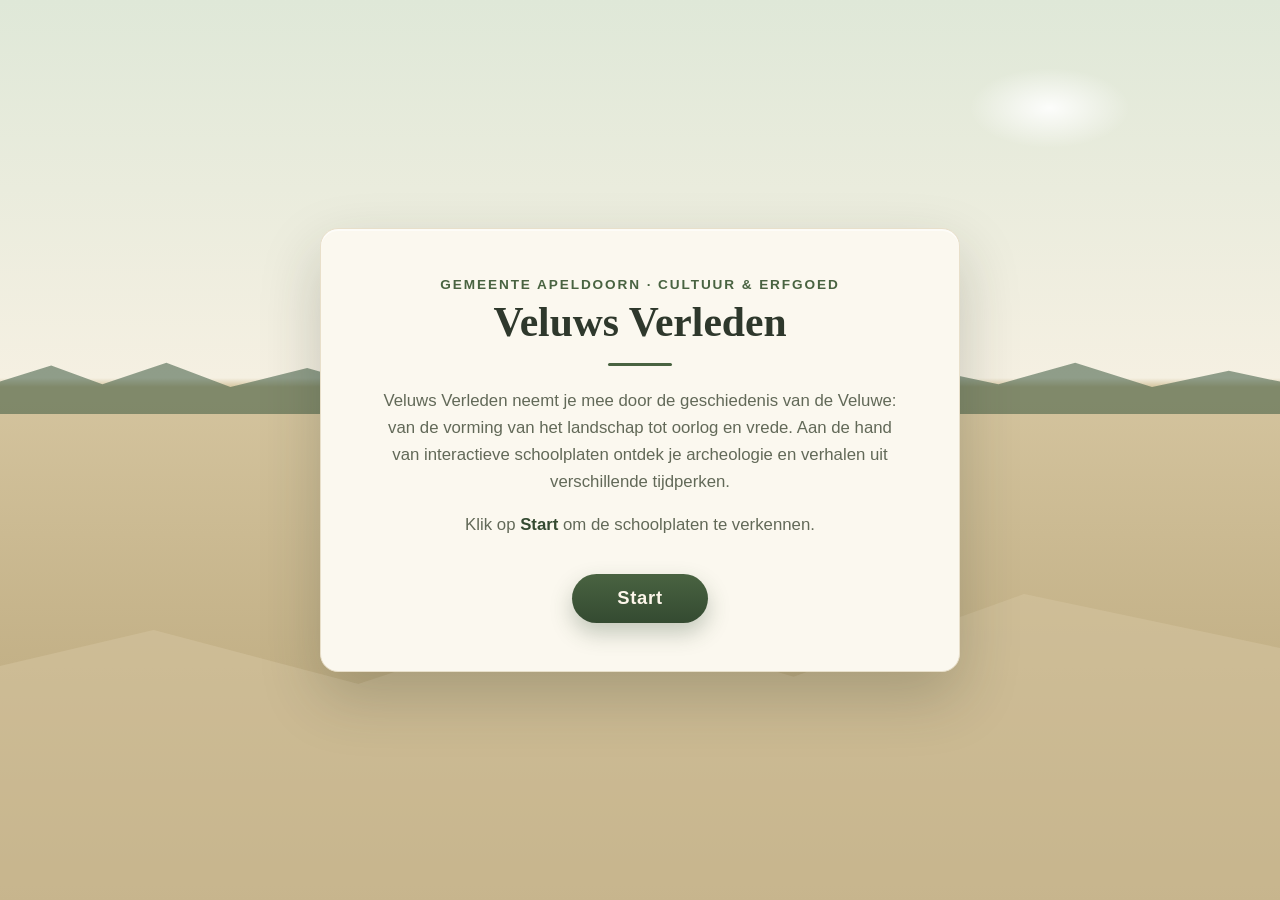
<file: VeluwsVerleden/index.html>
<!DOCTYPE html>
<html lang="nl">
<head>
  <meta charset="UTF-8">
  <meta name="viewport" content="width=device-width, initial-scale=1.0">
  <title>Veluws Verleden</title>
  <link rel="stylesheet" href="css/style.css">
</head>
<body>

  <main class="start-screen">
    <div class="intro-card">
      <p class="eyebrow">Gemeente Apeldoorn &middot; Cultuur &amp; Erfgoed</p>
      <h1>Veluws Verleden</h1>

      <div class="intro-text">
        <p>Veluws Verleden neemt je mee door de geschiedenis van de Veluwe: van de vorming
          van het landschap tot oorlog en vrede. Aan de hand van interactieve schoolplaten
          ontdek je archeologie en verhalen uit verschillende tijdperken.</p>
        <p>Klik op <strong>Start</strong> om de schoolplaten te verkennen.</p>
      </div>

      <button type="button" id="start-btn" class="start-btn">Start</button>
    </div>
  </main>

  <script src="js/main.js"></script>
</body>
</html>
</file>
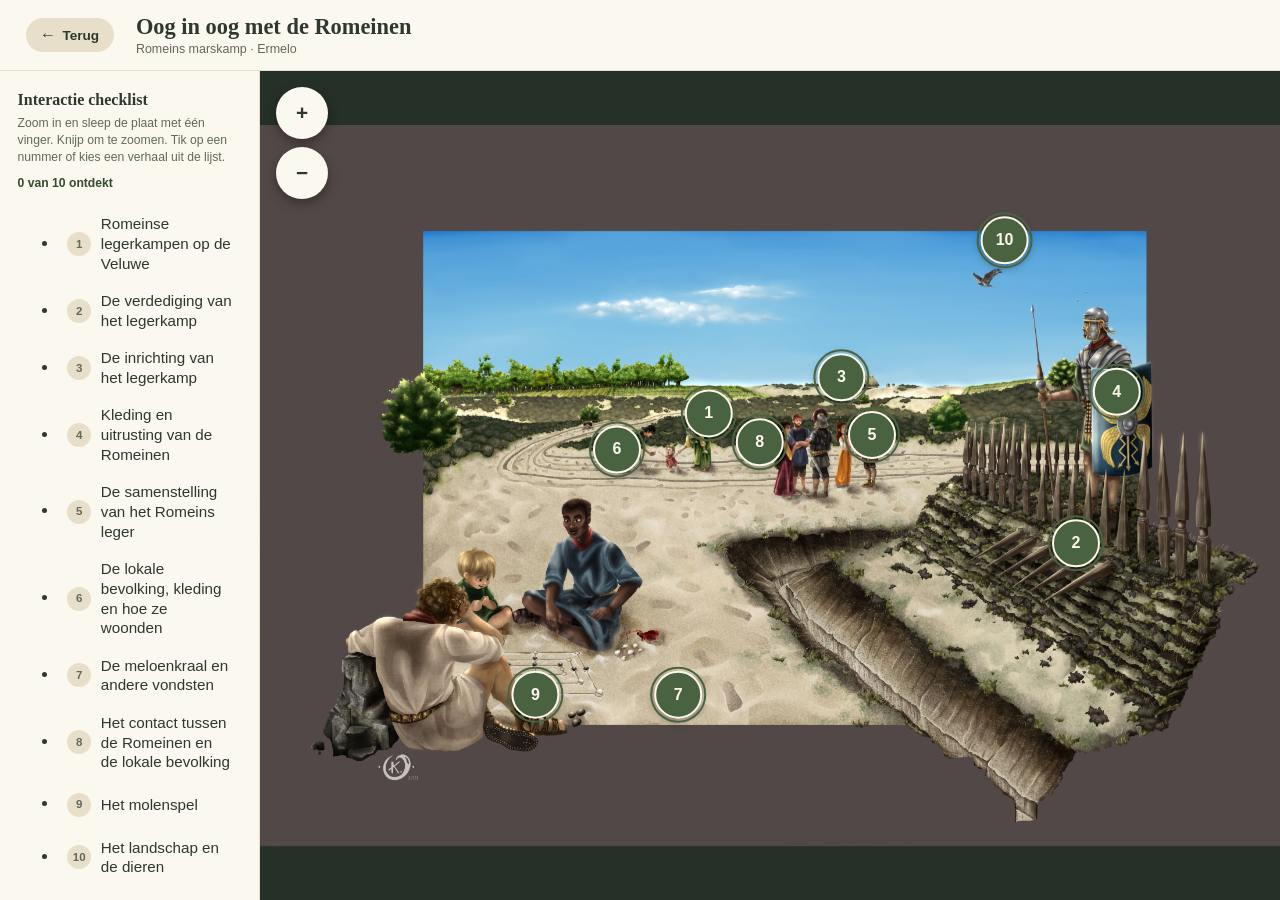
<file: VeluwsVerleden/plaat3.html>
<!DOCTYPE html>
<html lang="nl">
<head>
  <meta charset="UTF-8">
  <meta name="viewport" content="width=device-width, initial-scale=1.0">
  <title>Veluws Verleden — Oog in oog met de Romeinen</title>
  <link rel="stylesheet" href="css/style.css">
</head>
<body>

  <main class="viewer-page">
    <header class="viewer-header">
      <a href="platen.html" class="terug-btn">
        <span class="terug-pijl" aria-hidden="true">&larr;</span> Terug
      </a>
      <div class="viewer-titel">
        <h1>Oog in oog met de Romeinen</h1>
        <p class="viewer-sub">Romeins marskamp &middot; Ermelo</p>
      </div>
    </header>

    <div class="viewer-body" id="viewer-body">
      <aside class="poi-checklist">
        <h2>Interactie checklist</h2>
        <p class="poi-checklist-hint">Zoom in en sleep de plaat met één vinger. Knijp om te zoomen. Tik op een nummer of kies een verhaal uit de lijst.</p>
        <p class="poi-checklist-voortgang" id="poi-checklist-voortgang"></p>
        <ul id="poi-checklist-list"></ul>
      </aside>

      <div class="viewer-stage">
        <div class="viewer-controls">
          <button type="button" id="zoom-in" aria-label="Inzoomen">+</button>
          <button type="button" id="zoom-out" aria-label="Uitzoomen">&minus;</button>
        </div>

        <p class="viewer-loading" id="viewer-loading">Plaat wordt geladen&hellip;</p>
        <p class="viewer-loading-scherp" id="viewer-loading-scherp" hidden>Scherpe versie laden&hellip;</p>

        <div class="viewer-canvas" id="viewer-canvas">
          <div class="viewer-transform" id="viewer-transform">
            <img
              id="viewer-image"
              src="assets/images/plaat-03-lowres.jpg"
              data-full="assets/images/ROM_ABV_KLEUR_DEF.jpg"
              alt="Schoolplaat: Oog in oog met de Romeinen, een Romeins marskamp op de Veluwe">
          </div>
        </div>

        <div class="poi-markers" id="poi-markers"></div>
      </div>
    </div>

    <div class="viewer-error" id="viewer-error" hidden>
      <p>De gegevens van deze schoolplaat konden niet worden geladen.</p>
      <button type="button" id="viewer-retry">Opnieuw proberen</button>
    </div>
  </main>

  <div class="poi-panel-backdrop" id="poi-panel-backdrop" hidden></div>
  <div class="poi-panel" id="poi-panel" hidden>
    <button type="button" class="poi-panel-close" id="poi-panel-close" aria-label="Verhaal sluiten">&times;</button>
    <div class="poi-panel-inner">
      <span class="poi-panel-nr" id="poi-panel-nr"></span>
      <h2 id="poi-panel-titel"></h2>
      <div class="poi-panel-image">Afbeelding volgt</div>
      <p id="poi-panel-tekst"></p>
      <div class="poi-panel-extras" id="poi-panel-extras"></div>
    </div>
    <div class="poi-game" id="poi-game" hidden></div>
  </div>

  <div class="poi-congrats" id="poi-congrats" hidden>
    <p>Gefeliciteerd! Je hebt alle 10 verhalen van deze schoolplaat ontdekt.</p>
    <button type="button" id="poi-congrats-close" aria-label="Sluiten">&times;</button>
  </div>

  <script src="js/poi-data.js"></script>
  <script src="js/spel-venster.js"></script>
  <script src="js/spellen/molenspel.js"></script>
  <script src="js/spellen/kleed.js"></script>
  <script src="js/spellen/legerkamp.js"></script>
  <script src="js/spellen/vondsten.js"></script>
  <script src="js/spellen/zoekplaat.js"></script>
  <script src="js/spellen/quiz.js"></script>
  <script src="js/plaat3.js"></script>
</body>
</html>
</file>
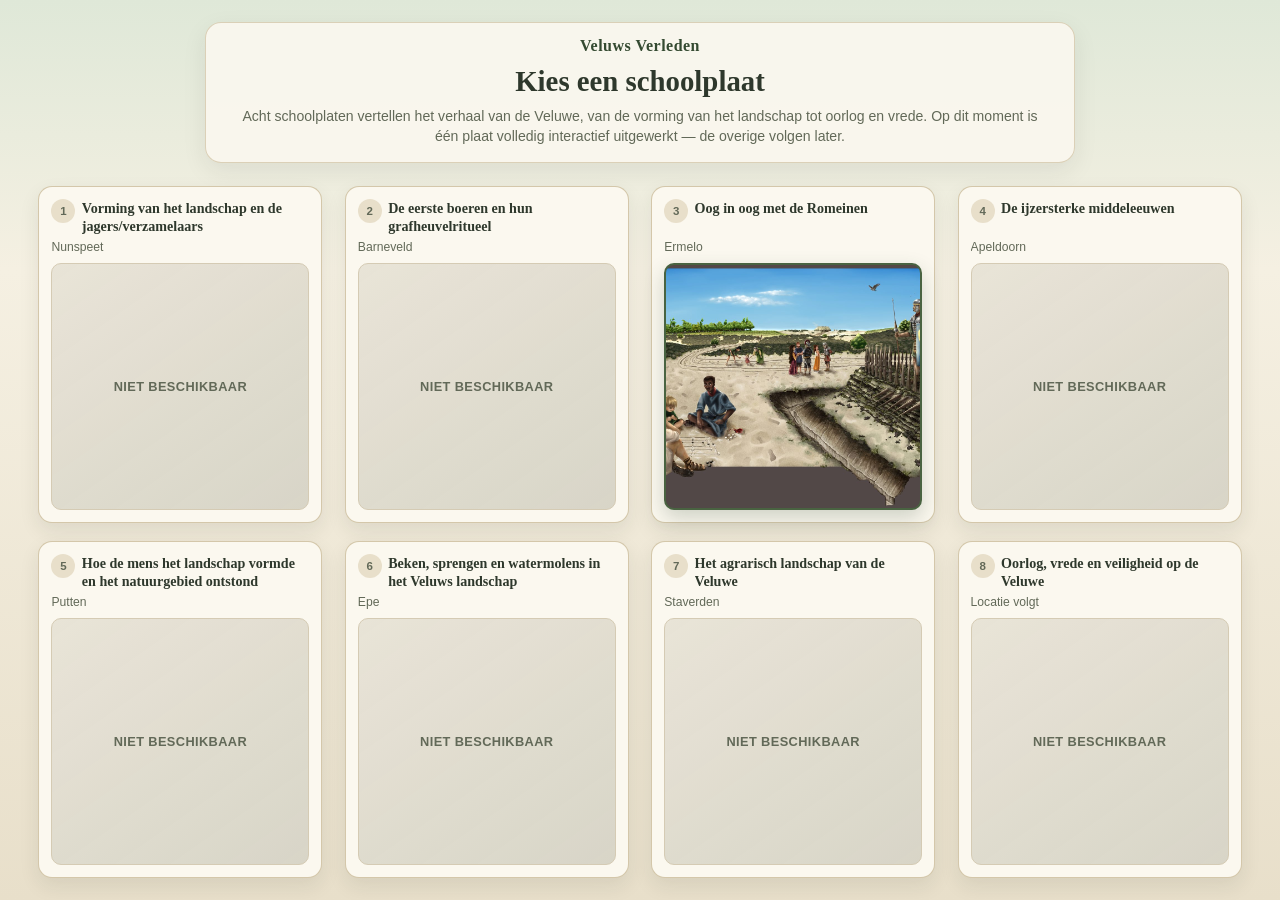
<file: VeluwsVerleden/platen.html>
<!DOCTYPE html>
<html lang="nl">
<head>
  <meta charset="UTF-8">
  <meta name="viewport" content="width=device-width, initial-scale=1.0">
  <title>Veluws Verleden — Kies een schoolplaat</title>
  <link rel="stylesheet" href="css/style.css">
</head>
<body>

  <main class="platen-screen">
    <header class="platen-header">
      <a href="index.html" class="brand">Veluws Verleden</a>
      <h1>Kies een schoolplaat</h1>
      <p class="platen-intro">Acht schoolplaten vertellen het verhaal van de Veluwe, van de
        vorming van het landschap tot oorlog en vrede. Op dit moment is één plaat volledig
        interactief uitgewerkt &mdash; de overige volgen later.</p>
    </header>

    <ul class="platen-grid" id="platen-grid"></ul>

    <div class="platen-error" id="platen-error" hidden>
      <p>De schoolplaten konden niet worden geladen.</p>
      <button type="button" id="platen-retry">Opnieuw proberen</button>
    </div>
  </main>

  <script src="js/platen-data.js"></script>
  <script src="js/platen.js"></script>
</body>
</html>
</file>
<file: VeluwsVerleden/css/style.css>
/* =========================================================
   Veluws Verleden — Basisstijlen + Start scherm
   ========================================================= */

:root {
  --sky-top: #dfe8d8;
  --sky-bottom: #f5f0e2;
  --sand: #d4c49e;
  --sand-dark: #b5a174;
  --parchment: #fbf8ef;
  --parchment-edge: #e8dfca;
  --ink: #2e382c;
  --ink-soft: #626958;
  --accent: #496341;
  --accent-dark: #344a31;
  --forest: #3d5a40;
  --shadow: rgba(35, 44, 32, 0.22);

  --font-heading: Georgia, 'Times New Roman', serif;
  --font-body: 'Segoe UI', Tahoma, Verdana, sans-serif;
}

* {
  box-sizing: border-box;
}

html, body {
  height: 100%;
  margin: 0;
  padding: 0;
}

body {
  font-family: var(--font-body);
  color: var(--ink);
  background: var(--parchment);
}

/* ---------- Full-screen start scene ---------- */

.start-screen {
  position: relative;
  min-height: 100vh;
  width: 100%;
  display: flex;
  align-items: center;
  justify-content: center;
  padding: 5vh 5vw;
  overflow: hidden;

  /* Landscape evoking the schoolplaat: sky, tree line, sand dunes */
  background:
    radial-gradient(ellipse 80px 40px at 82% 12%, rgba(255,255,255,0.9), rgba(255,255,255,0)),
    linear-gradient(to bottom, var(--sky-top) 0%, var(--sky-bottom) 42%, var(--sand) 43%, var(--sand-dark) 100%);
}

.start-screen::before {
  /* soft rolling dune line */
  content: "";
  position: absolute;
  left: 0;
  right: 0;
  bottom: 0;
  height: 40%;
  background: var(--sand);
  clip-path: polygon(0% 35%, 12% 25%, 28% 40%, 45% 20%, 62% 38%, 80% 15%, 100% 30%, 100% 100%, 0% 100%);
  opacity: 0.6;
  pointer-events: none;
}

.start-screen::after {
  /* distant tree line */
  content: "";
  position: absolute;
  left: 0;
  right: 0;
  top: 40%;
  height: 6%;
  background: var(--forest);
  clip-path: polygon(
    0% 100%, 0% 40%, 4% 10%, 8% 45%, 13% 5%, 18% 50%, 24% 15%, 30% 55%,
    36% 20%, 42% 60%, 48% 10%, 54% 50%, 60% 25%, 66% 55%, 72% 15%,
    78% 45%, 84% 5%, 90% 50%, 96% 20%, 100% 40%, 100% 100%
  );
  opacity: 0.55;
  pointer-events: none;
}

/* ---------- Intro card ---------- */

.intro-card {
  position: relative;
  z-index: 1;
  max-width: 640px;
  width: 100%;
  background: var(--parchment);
  border: 1px solid var(--parchment-edge);
  border-radius: 18px;
  padding: 3rem 3.25rem;
  text-align: center;
  box-shadow: 0 25px 60px var(--shadow), 0 2px 0 rgba(255,255,255,0.6) inset;
  animation: rise 0.6s ease-out;
}

@keyframes rise {
  from { opacity: 0; transform: translateY(18px); }
  to   { opacity: 1; transform: translateY(0); }
}

.eyebrow {
  margin: 0 0 0.4rem;
  font-size: 0.85rem;
  letter-spacing: 0.14em;
  text-transform: uppercase;
  color: var(--accent);
  font-weight: 600;
}

.intro-card h1 {
  margin: 0 0 1.4rem;
  font-family: var(--font-heading);
  font-size: clamp(1.8rem, 4vw, 2.6rem);
  color: var(--ink);
  line-height: 1.2;
}

.intro-card h1::after {
  content: "";
  display: block;
  width: 64px;
  height: 3px;
  margin: 0.9rem auto 0;
  background: var(--accent);
  border-radius: 2px;
}

.intro-text {
  color: var(--ink-soft);
  font-size: 1.05rem;
  line-height: 1.6;
}

.intro-text p {
  margin: 0 0 1rem;
}

.intro-text p:last-child {
  margin-bottom: 0;
}

.intro-text strong {
  color: var(--accent-dark);
}

/* ---------- Start button ---------- */

.start-btn {
  margin-top: 2.2rem;
  padding: 0.85rem 2.8rem;
  border: none;
  border-radius: 999px;
  background: linear-gradient(180deg, var(--accent) 0%, var(--accent-dark) 100%);
  color: #fdf6ea;
  font-family: var(--font-body);
  font-size: 1.15rem;
  font-weight: 600;
  letter-spacing: 0.04em;
  cursor: pointer;
  box-shadow: 0 10px 22px rgba(52, 74, 49, 0.28);
  transition: transform 0.15s ease, box-shadow 0.15s ease, background 0.15s ease;
}

.start-btn:hover {
  transform: translateY(-2px);
  box-shadow: 0 14px 28px rgba(52, 74, 49, 0.34);
}

.start-btn:active {
  transform: translateY(0);
  box-shadow: 0 6px 14px rgba(52, 74, 49, 0.28);
}

.start-btn:focus-visible {
  outline: 3px solid var(--forest);
  outline-offset: 3px;
}

/* ---------- Responsive ---------- */

@media (max-width: 640px) {
  .intro-card {
    padding: 2.2rem 1.5rem;
    border-radius: 14px;
  }

  .intro-text {
    font-size: 0.98rem;
  }

  .start-btn {
    width: 100%;
    padding: 0.9rem 0;
  }
}

@media (max-height: 560px) {
  .start-screen {
    align-items: flex-start;
    padding-top: 3vh;
    overflow-y: auto;
  }

  body {
    overflow: auto;
  }
}

/* =========================================================
   Platenkeuze — overzicht van de 8 schoolplaten
   ========================================================= */

.platen-screen {
  height: 100vh;
  width: 100%;
  padding: 2.4vh 3vw;
  display: flex;
  flex-direction: column;
  overflow: hidden;
  background:
    linear-gradient(to bottom, var(--sky-top) 0%, var(--sky-bottom) 30%, var(--parchment-edge) 100%);
}

.platen-header {
  flex: 0 0 auto;
  max-width: 1000px;
  margin: 0 auto 1.4rem;
  padding: 0.9rem 1.5rem 1rem;
  border: 1px solid rgba(181, 161, 116, 0.45);
  border-radius: 16px;
  background: rgba(251, 248, 239, 0.88);
  box-shadow: 0 8px 24px rgba(35, 44, 32, 0.08);
  text-align: center;
}

.brand {
  display: inline-block;
  margin-bottom: 0.6rem;
  font-family: var(--font-heading);
  font-size: 1rem;
  font-weight: 700;
  color: var(--accent-dark);
  text-decoration: none;
  letter-spacing: 0.03em;
}

.brand:hover {
  text-decoration: underline;
}

.platen-header h1 {
  margin: 0 0 0.5rem;
  font-family: var(--font-heading);
  font-size: clamp(1.3rem, 2.4vw, 1.8rem);
  color: var(--ink);
}

.platen-intro {
  margin: 0 auto;
  max-width: 820px;
  color: var(--ink-soft);
  font-size: 0.88rem;
  line-height: 1.45;
}

.platen-grid {
  flex: 1;
  min-height: 0;
  list-style: none;
  margin: 0 auto;
  padding: 0;
  max-width: 1320px;
  width: 100%;
  display: grid;
  grid-template-columns: repeat(4, 1fr);
  grid-template-rows: repeat(2, 1fr);
  gap: 1.1rem 1.4rem;
}

.platen-grid[hidden] {
  display: none;
}

.platen-error {
  flex: 1;
  min-height: 0;
  display: flex;
  flex-direction: column;
  align-items: center;
  justify-content: center;
  gap: 1rem;
  text-align: center;
  color: var(--ink-soft);
}

.platen-error[hidden] {
  display: none;
}

.platen-error button {
  padding: 0.6rem 1.6rem;
  border: none;
  border-radius: 999px;
  background: var(--accent);
  color: #fdf6ea;
  font-size: 0.9rem;
  font-weight: 600;
  cursor: pointer;
}

.platen-error button:hover {
  background: var(--accent-dark);
}

.plaat-tile {
  display: flex;
  flex-direction: column;
  min-height: 0;
  height: 100%;
  padding: 0.75rem;
  border: 1px solid rgba(181, 161, 116, 0.55);
  border-radius: 14px;
  background: var(--parchment);
  box-shadow: 0 8px 20px rgba(35, 44, 32, 0.09);
}

.plaat-meta {
  flex: 0 0 auto;
  height: 3.6rem;
  overflow: hidden;
  margin-bottom: 0.4rem;
  text-align: left;
}

.plaat-title-row {
  display: flex;
  align-items: flex-start;
  gap: 0.4rem;
}

.plaat-nr {
  flex: 0 0 auto;
  display: flex;
  align-items: center;
  justify-content: center;
  width: 1.5rem;
  height: 1.5rem;
  border-radius: 50%;
  background: var(--parchment-edge);
  color: var(--ink-soft);
  font-size: 0.72rem;
  font-weight: 700;
}

.plaat-tile h2 {
  flex: 1;
  min-width: 0;
  display: block;
  overflow: hidden;
  margin: 0;
  height: 2.3rem;
  font-family: var(--font-heading);
  font-size: 0.88rem;
  line-height: 1.15rem;
  color: var(--ink);
  font-weight: 700;
}

.plaat-locatie {
  margin: 0.25rem 0 0;
  height: 1rem;
  overflow: hidden;
  font-size: 0.76rem;
  color: var(--ink-soft);
}

/* De "schermen": elke plaat als eigen kader, met foto of grijze status */
.plaat-screen {
  position: relative;
  flex: 1;
  min-height: 0;
  display: flex;
  align-items: center;
  justify-content: center;
  border-radius: 10px;
  overflow: hidden;
}

/* Nog niet beschikbare platen: grote grijze schermen */
.plaat-screen--soon {
  background: #e6e1d4;
  border: 1px solid #d5cbb4;
}

.plaat-screen--soon span {
  font-size: 0.8rem;
  font-weight: 600;
  letter-spacing: 0.03em;
  color: var(--ink-soft);
  text-transform: uppercase;
}

/* De actieve, uitgewerkte plaat: klikbaar scherm met de foto */
.plaat-screen--active {
  display: block;
  background-color: var(--accent);
  background-size: cover;
  background-position: center;
  border: 2px solid var(--accent);
  box-shadow: 0 8px 20px rgba(52, 74, 49, 0.22);
  transition: transform 0.15s ease, box-shadow 0.15s ease;
}

.plaat-screen--active:hover {
  transform: translateY(-3px);
  box-shadow: 0 14px 28px rgba(52, 74, 49, 0.3);
}

.plaat-screen--active:focus-visible {
  outline: 3px solid var(--accent-dark);
  outline-offset: 3px;
}

/* ---------- Responsive ---------- */

@media (max-width: 900px) {
  .platen-grid {
    grid-template-columns: repeat(2, 1fr);
    grid-template-rows: repeat(4, 1fr);
  }
}

@media (max-width: 520px), (max-height: 640px) {
  .platen-screen {
    height: auto;
    min-height: 100vh;
    overflow: visible;
  }

  html, body:has(.platen-screen) {
    height: auto;
  }

  .platen-grid {
    grid-template-columns: 1fr;
    grid-template-rows: none;
    gap: 0.9rem;
  }

  .plaat-tile {
    height: auto;
  }

  .plaat-screen {
    aspect-ratio: 16 / 9;
    flex: none;
  }
}

/* =========================================================
   Interactieve schoolplaat — zoom/pan viewer + POI's
   ========================================================= */

.viewer-page {
  height: 100vh;
  height: 100dvh;
  width: 100%;
  display: flex;
  flex-direction: column;
  overflow: hidden;
  background: var(--parchment-edge);
}

.viewer-header {
  flex: 0 0 auto;
  display: flex;
  align-items: center;
  gap: 1.4rem;
  padding: 0.9rem 1.6rem;
  background: var(--parchment);
  border-bottom: 1px solid var(--parchment-edge);
}

.terug-btn {
  display: inline-flex;
  align-items: center;
  gap: 0.4rem;
  padding: 0.5rem 0.9rem;
  border-radius: 999px;
  background: var(--parchment-edge);
  color: var(--ink);
  text-decoration: none;
  font-size: 0.85rem;
  font-weight: 600;
  white-space: nowrap;
  transition: background 0.15s ease;
}

.terug-btn:hover {
  background: var(--sand);
}

.terug-pijl {
  font-size: 1rem;
}

.viewer-titel h1 {
  margin: 0;
  font-family: var(--font-heading);
  font-size: clamp(1.1rem, 2vw, 1.4rem);
  color: var(--ink);
}

.viewer-sub {
  margin: 0.1rem 0 0;
  font-size: 0.78rem;
  color: var(--ink-soft);
}

.viewer-body {
  flex: 1;
  min-height: 0;
  display: flex;
}

.viewer-body[hidden] {
  display: none;
}

/* ---------- Zijbalk: interactie checklist ---------- */

.poi-checklist {
  flex: 0 0 260px;
  overflow-y: auto;
  padding: 1.2rem 1.1rem;
  background: var(--parchment);
  border-right: 1px solid var(--parchment-edge);
}

.poi-checklist h2 {
  margin: 0 0 0.4rem;
  font-family: var(--font-heading);
  font-size: 1rem;
  color: var(--ink);
}

.poi-checklist-hint {
  margin: 0 0 0.6rem;
  font-size: 0.76rem;
  line-height: 1.4;
  color: var(--ink-soft);
}

.poi-checklist-voortgang {
  margin: 0 0 0.9rem;
  font-size: 0.76rem;
  font-weight: 700;
  color: var(--accent-dark);
}

.poi-checklist-list {
  list-style: none;
  margin: 0;
  padding: 0;
  display: flex;
  flex-direction: column;
  gap: 0.35rem;
}

.poi-checklist-btn {
  display: flex;
  align-items: center;
  gap: 0.6rem;
  width: 100%;
  min-height: 3rem;
  padding: 0.55rem 0.6rem;
  border: none;
  border-radius: 8px;
  background: transparent;
  color: var(--ink);
  text-align: left;
  font-size: 0.95rem;
  line-height: 1.3;
  cursor: pointer;
  transition: background 0.15s ease;
}

.poi-checklist-btn:hover {
  background: var(--parchment-edge);
}

.poi-checklist-vinkje {
  flex: 0 0 auto;
  display: flex;
  align-items: center;
  justify-content: center;
  width: 1.5rem;
  height: 1.5rem;
  border-radius: 50%;
  background: var(--parchment-edge);
  color: var(--ink-soft);
  font-size: 0.72rem;
  font-weight: 700;
}

.poi-checklist-item.is-seen .poi-checklist-vinkje {
  background: var(--accent);
  color: #fdf6ea;
}

.poi-checklist-item.is-seen .poi-checklist-btn {
  color: var(--ink-soft);
}

/* ---------- De viewer zelf ---------- */

.viewer-stage {
  position: relative;
  flex: 1;
  min-height: 0;
  background: #253128;
  overflow: hidden;
  touch-action: none;
}

.viewer-controls {
  position: absolute;
  top: 1rem;
  left: 1rem;
  z-index: 3;
  display: flex;
  flex-direction: column;
  gap: 0.5rem;
}

.viewer-controls button {
  width: 3.25rem;
  height: 3.25rem;
  border: none;
  border-radius: 50%;
  background: var(--parchment);
  color: var(--ink);
  font-size: 1.3rem;
  font-weight: 700;
  line-height: 1;
  cursor: pointer;
  box-shadow: 0 4px 12px rgba(0, 0, 0, 0.35);
  transition: background 0.15s ease, transform 0.15s ease;
}

.viewer-controls button:hover {
  background: #fff;
  transform: translateY(-1px);
}

.viewer-loading {
  position: absolute;
  inset: 0;
  z-index: 2;
  display: flex;
  align-items: center;
  justify-content: center;
  margin: 0;
  color: #e8dcc0;
  font-size: 0.95rem;
  letter-spacing: 0.03em;
}

.viewer-loading[hidden] {
  display: none;
}

.viewer-loading-scherp {
  position: absolute;
  bottom: 0.8rem;
  right: 1rem;
  z-index: 3;
  margin: 0;
  padding: 0.35rem 0.8rem;
  border-radius: 999px;
  background: rgba(0, 0, 0, 0.55);
  color: #f7f1e3;
  font-size: 0.75rem;
  letter-spacing: 0.02em;
}

.viewer-loading-scherp[hidden] {
  display: none;
}

.viewer-error {
  flex: 1;
  min-height: 0;
  display: flex;
  flex-direction: column;
  align-items: center;
  justify-content: center;
  gap: 1rem;
  padding: 2rem;
  text-align: center;
  color: var(--ink-soft);
}

.viewer-error[hidden] {
  display: none;
}

.viewer-error button {
  padding: 0.6rem 1.6rem;
  border: none;
  border-radius: 999px;
  background: var(--accent);
  color: #fdf6ea;
  font-size: 0.9rem;
  font-weight: 600;
  cursor: pointer;
}

.viewer-error button:hover {
  background: var(--accent-dark);
}

.viewer-canvas {
  position: absolute;
  inset: 0;
  overflow: hidden;
  cursor: grab;
  touch-action: none;
  opacity: 0;
  transition: opacity 0.3s ease;
}

.viewer-canvas.is-ready {
  opacity: 1;
}

.viewer-canvas:active {
  cursor: grabbing;
}

.viewer-transform {
  position: absolute;
  top: 0;
  left: 0;
  transform-origin: 0 0;
  will-change: transform;
}

.viewer-transform img {
  display: block;
  max-width: none;
  user-select: none;
  -webkit-user-drag: none;
}

/* ---------- POI-markers op de plaat ---------- */

.poi-markers {
  position: absolute;
  inset: 0;
  z-index: 2;
  overflow: hidden;
  pointer-events: none;
}

.poi-marker {
  position: absolute;
  top: 0;
  left: 0;
  width: 3rem;
  height: 3rem;
  display: flex;
  align-items: center;
  justify-content: center;
  border: 2px solid #fdf6ea;
  border-radius: 50%;
  background: var(--accent);
  color: #fdf6ea;
  font-size: 1rem;
  font-weight: 700;
  cursor: pointer;
  pointer-events: auto;
  box-shadow: 0 3px 10px rgba(0, 0, 0, 0.4);
}

.poi-marker::after {
  content: "";
  position: absolute;
  inset: -6px;
  border-radius: 50%;
  border: 2px solid var(--accent);
  animation: poi-pulse 2s ease-out infinite;
}

.poi-marker.is-seen {
  background: var(--forest);
}

.poi-marker.is-seen::after {
  border-color: var(--forest);
  animation: none;
  opacity: 0;
}

@keyframes poi-pulse {
  0% { transform: scale(1); opacity: 0.9; }
  100% { transform: scale(1.9); opacity: 0; }
}

/* ---------- POI-detailpaneel ---------- */

.poi-panel-backdrop {
  position: fixed;
  inset: 0;
  z-index: 10;
  background: rgba(41, 30, 18, 0.5);
}

.poi-panel {
  position: fixed;
  top: 0;
  right: 0;
  bottom: 0;
  z-index: 11;
  width: min(420px, 100%);
  overflow-y: auto;
  background: var(--parchment);
  box-shadow: -12px 0 30px rgba(0, 0, 0, 0.3);
  padding: 3rem 2rem 2rem;
}

.poi-panel-close {
  position: absolute;
  top: 1rem;
  right: 1rem;
  width: 2.2rem;
  height: 2.2rem;
  border: none;
  border-radius: 50%;
  background: var(--parchment-edge);
  color: var(--ink);
  font-size: 1.3rem;
  line-height: 1;
  cursor: pointer;
}

.poi-panel-nr {
  display: inline-flex;
  align-items: center;
  justify-content: center;
  width: 2rem;
  height: 2rem;
  margin-bottom: 0.8rem;
  border-radius: 50%;
  background: var(--accent);
  color: #fdf6ea;
  font-size: 0.85rem;
  font-weight: 700;
}

.poi-panel-inner h2 {
  margin: 0 0 1rem;
  font-family: var(--font-heading);
  font-size: 1.3rem;
  color: var(--ink);
  line-height: 1.3;
}

.poi-panel-image {
  display: flex;
  align-items: center;
  justify-content: center;
  height: 180px;
  margin-bottom: 1.1rem;
  border: 2px dashed var(--sand-dark);
  border-radius: 10px;
  color: var(--ink-soft);
  font-size: 0.85rem;
  background: var(--parchment-edge);
}

.poi-panel-inner p {
  margin: 0;
  color: var(--ink-soft);
  font-size: 0.95rem;
  line-height: 1.6;
}

.poi-panel-extras {
  display: flex;
  flex-wrap: wrap;
  align-items: center;
  gap: 0.5rem;
  margin-top: 1.2rem;
}

.poi-panel-extras:empty {
  display: none;
}

.poi-extra-pill {
  padding: 0.3rem 0.75rem;
  border-radius: 999px;
  background: var(--parchment-edge);
  color: var(--ink);
  font-size: 0.74rem;
  font-weight: 700;
  letter-spacing: 0.02em;
  text-transform: uppercase;
}

.poi-audio {
  width: 100%;
  margin-top: 0.4rem;
}

/* ---------- Gefeliciteerd-melding ---------- */

.poi-congrats {
  position: fixed;
  left: 50%;
  bottom: 1.6rem;
  z-index: 12;
  transform: translateX(-50%);
  display: flex;
  align-items: center;
  gap: 1rem;
  max-width: min(90vw, 480px);
  padding: 1rem 1.3rem;
  border-radius: 12px;
  background: var(--forest);
  color: #fdf6ea;
  box-shadow: 0 12px 28px rgba(0, 0, 0, 0.35);
}

.poi-congrats[hidden] {
  display: none;
}

.poi-congrats p {
  margin: 0;
  font-size: 0.9rem;
  line-height: 1.4;
}

.poi-congrats button {
  flex: 0 0 auto;
  width: 1.8rem;
  height: 1.8rem;
  border: none;
  border-radius: 50%;
  background: rgba(255, 255, 255, 0.2);
  color: #fdf6ea;
  font-size: 1.1rem;
  line-height: 1;
  cursor: pointer;
}

/* ---------- Responsive ---------- */

@media (max-width: 800px) {
  .viewer-body {
    flex-direction: column;
  }

  .poi-checklist {
    flex: 0 0 auto;
    max-height: 32vh;
    border-right: none;
    border-bottom: 1px solid var(--parchment-edge);
  }

  .viewer-header {
    flex-wrap: wrap;
    gap: 0.6rem;
  }
}

/* =========================================================
   Verhaalvenster: spellen, quiz en filmpje
   ========================================================= */

.poi-panel {
  transition: width 0.2s ease;
}

.poi-panel.is-game {
  width: min(860px, 100%);
}

.poi-extra-pill.is-actie {
  border: none;
  background: var(--accent);
  color: #fdf6ea;
  cursor: pointer;
  font-family: inherit;
}

.poi-extra-pill.is-actie:hover {
  background: var(--accent-dark);
}

.poi-game {
  display: block;
}

.poi-game[hidden] {
  display: none;
}

.spel-intro h3,
.spel-titel,
.spel-resultaat h3 {
  margin: 0 0 0.8rem;
  font-family: var(--font-heading);
  font-size: 1.3rem;
  color: var(--ink);
}

.spel-intro p,
.spel-resultaat-tekst {
  margin: 0 0 1rem;
  color: var(--ink-soft);
  font-size: 0.95rem;
  line-height: 1.6;
}

.spel-hint {
  min-height: 1.4rem;
  margin: 0 0 0.6rem;
  color: var(--accent-dark);
  font-size: 0.9rem;
  font-weight: 600;
}

.spel-knoppen {
  display: flex;
  flex-wrap: wrap;
  gap: 0.6rem;
  margin-top: 1rem;
}

.spel-knop {
  padding: 0.6rem 1.3rem;
  border: none;
  border-radius: 999px;
  background: var(--accent);
  color: #fdf6ea;
  font-size: 0.9rem;
  font-weight: 600;
  cursor: pointer;
}

.spel-knop:hover { background: var(--accent-dark); }

.spel-knop--zacht {
  background: var(--parchment-edge);
  color: var(--ink);
}

.spel-knop--zacht:hover { background: var(--sand); }

.spel-sterren {
  margin: 0 0 0.8rem;
  font-size: 2.4rem;
  letter-spacing: 0.2rem;
}

.ster { color: var(--parchment-edge); }
.ster.is-vol { color: #d9a520; }

.spel-video {
  width: 100%;
  max-height: 60vh;
  border-radius: 10px;
  background: #000;
}

/* ---------- Molenspel ---------- */

.molen-status {
  margin: 0 0 0.5rem;
  font-weight: 700;
  color: var(--ink);
  font-size: 0.95rem;
}

.molen-teller {
  margin: 0.5rem 0 0;
  font-size: 0.8rem;
  color: var(--ink-soft);
}

.molen-bord {
  display: block;
  width: min(100%, 520px);
  margin: 0 auto;
  border-radius: 12px;
  background: #d4c49e;
  touch-action: manipulation;
}

.molen-lijn {
  stroke: #554b37;
  stroke-width: 5;
  stroke-linecap: round;
}

.molen-punt { cursor: pointer; outline: none; }
.molen-hit { fill: transparent; }
.molen-stip { fill: #554b37; }
.molen-steen { fill: transparent; stroke: none; }
.molen-steen.is-h { fill: #fbf8ef; stroke: var(--accent); stroke-width: 5; }
.molen-steen.is-c { fill: #344237; stroke: #8a8b78; stroke-width: 4; }
.molen-steen.is-gekozen { stroke: #d9a520; stroke-width: 8; }
.molen-punt:focus-visible .molen-hit { fill: rgba(73, 99, 65, 0.25); }
.molen-punt.is-leeg:hover .molen-hit { fill: rgba(73, 99, 65, 0.2); }

/* ---------- Kleed de Romein aan ---------- */

.kleed-wrap {
  display: flex;
  flex-wrap: wrap;
  gap: 1.2rem;
  align-items: flex-start;
}

.kleed-links { flex: 0 0 180px; }
.kleed-soldaat { width: 180px; height: auto; background: var(--parchment-edge); border-radius: 12px; }
.kleed-rechts { flex: 1 1 260px; }
.kleed-voortgang, .kamp-voortgang, .zoek-voortgang, .quiz-voortgang, .vondst-teller {
  margin: 0 0 0.3rem;
  font-size: 0.78rem;
  font-weight: 700;
  color: var(--ink-soft);
  text-transform: uppercase;
  letter-spacing: 0.04em;
}
.kleed-vraag, .kamp-vraag, .zoek-vraag, .quiz-vraag {
  margin: 0 0 0.9rem;
  font-size: 1.05rem;
  font-weight: 700;
  color: var(--ink);
}
.kleed-opties, .quiz-opties { display: flex; flex-direction: column; gap: 0.5rem; }

.kleed-optie, .quiz-optie {
  padding: 0.7rem 0.9rem;
  border: 2px solid var(--parchment-edge);
  border-radius: 10px;
  background: var(--parchment);
  color: var(--ink);
  font-size: 0.92rem;
  text-align: left;
  cursor: pointer;
}

.kleed-optie:hover:not(:disabled), .quiz-optie:hover:not(:disabled) { border-color: var(--accent); }
.kleed-optie.is-fout, .quiz-optie.is-fout { border-color: #b3402e; background: #f6dcd6; }
.quiz-optie.is-goed { border-color: var(--forest); background: #dbead9; }
.quiz-feedback { min-height: 1.4rem; margin: 0.8rem 0 0; font-weight: 700; color: var(--ink); }

/* ---------- Legerkamp ---------- */

.kamp-plan, .vondst-veld, .zoek-plaat {
  display: block;
  width: 100%;
  border-radius: 10px;
}

.kamp-zone { cursor: pointer; stroke: rgba(58, 46, 34, 0.5); stroke-width: 2; outline: none; }
.kamp-zone:hover:not(.is-klaar) { filter: brightness(1.08); }
.kamp-zone:focus-visible { stroke: var(--accent); stroke-width: 4; }
.kamp-zone.is-fout { stroke: #b3402e; stroke-width: 5; }
.kamp-label { fill: #1d1710; font-size: 15px; font-weight: 700; pointer-events: none; }

/* ---------- Vondsten en zoekplaat ---------- */

.vondst-veld { cursor: crosshair; }
.zoek-plaat { cursor: crosshair; background: #344237; }
.zoek-ring { fill: none; stroke: #ffe066; stroke-width: 6; pointer-events: none; }
.vondst-lijst { margin: 0.8rem 0 0; padding-left: 1.1rem; font-size: 0.85rem; color: var(--ink-soft); line-height: 1.5; }

button,
a {
  -webkit-tap-highlight-color: transparent;
}

button:focus-visible,
a:focus-visible {
  outline: 3px solid var(--sand-dark);
  outline-offset: 3px;
}

.platen-grid {
  align-content: stretch;
}

.plaat-screen--soon {
  background-image: linear-gradient(145deg, rgba(251, 248, 239, 0.12), rgba(52, 74, 49, 0.08));
}

@media (max-width: 520px), (max-height: 640px) {
  .platen-header {
    padding: 0.7rem 0.9rem 0.8rem;
    margin-bottom: 1rem;
  }

  .plaat-tile {
    min-height: 220px;
  }
}

@media (prefers-reduced-motion: reduce) {
  *,
  *::before,
  *::after {
    scroll-behavior: auto !important;
    animation-duration: 0.01ms !important;
    animation-iteration-count: 1 !important;
    transition-duration: 0.01ms !important;
  }
}
</file>
